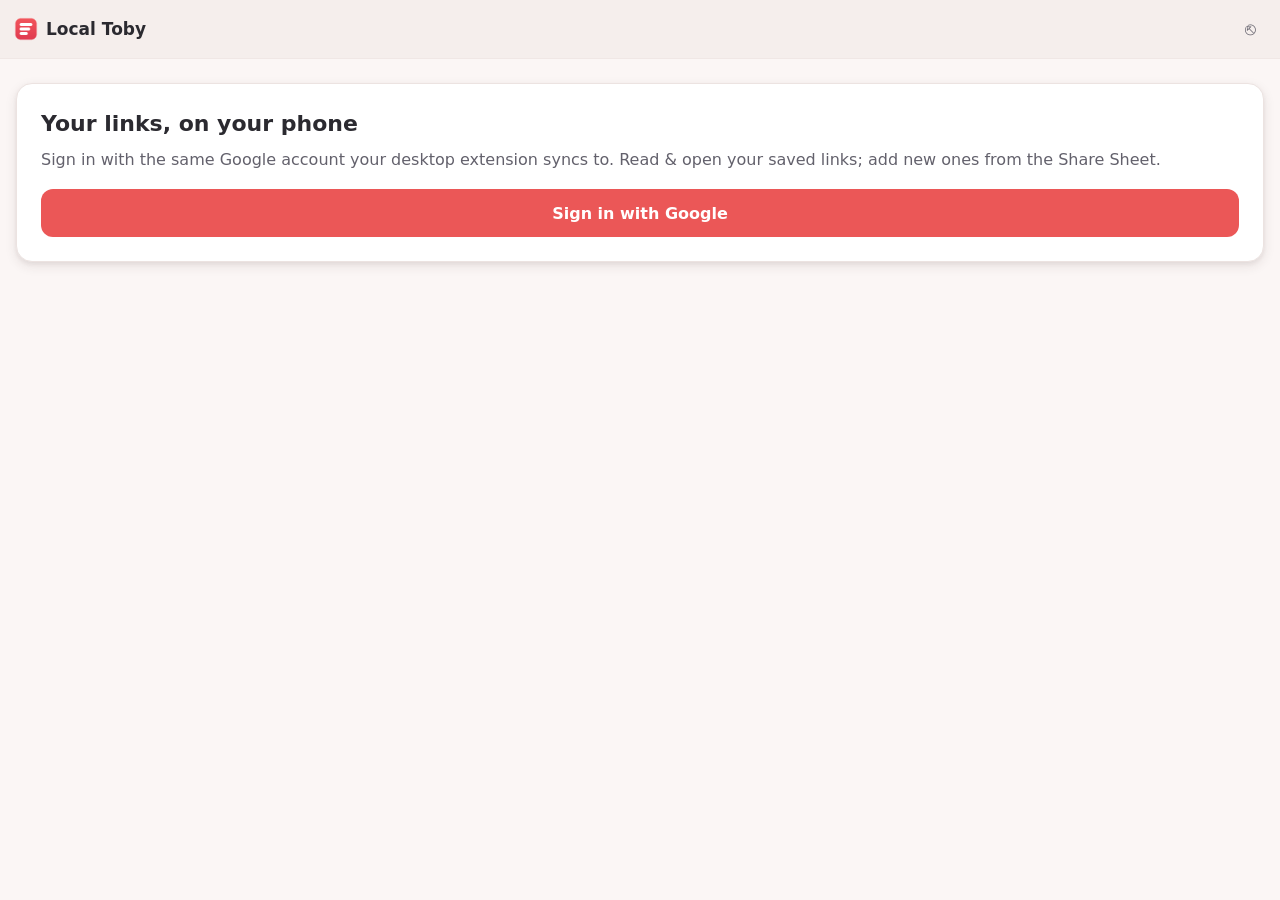
<file: pwa/index.html>
<!DOCTYPE html>
<html lang="en">
<head>
  <meta charset="UTF-8">
  <meta name="viewport" content="width=device-width, initial-scale=1, viewport-fit=cover">
  <title>Local Toby</title>
  <meta name="theme-color" content="#EB5757">
  <meta name="apple-mobile-web-app-capable" content="yes">
  <meta name="apple-mobile-web-app-status-bar-style" content="black-translucent">
  <meta name="apple-mobile-web-app-title" content="Local Toby">
  <link rel="manifest" href="./manifest.webmanifest">
  <link rel="apple-touch-icon" href="../icons/icon-128.png">
  <link rel="icon" href="../icons/icon-32.png">
  <link rel="stylesheet" href="../src/styles/tokens.css">
  <link rel="stylesheet" href="./styles.css">
  <script src="https://accounts.google.com/gsi/client" async></script>
</head>
<body>
  <header class="topbar">
    <img class="logo" src="../icons/icon-32.png" alt="">
    <span class="brand">Local Toby</span>
    <button class="icon-btn" id="signout" title="Sign out" aria-label="Sign out">⎋</button>
  </header>

  <p class="status" id="status" hidden></p>

  <section id="auth" hidden>
    <div class="auth-card">
      <h1>Your links, on your phone</h1>
      <p>Sign in with the same Google account your desktop extension syncs to. Read &amp; open your saved links; add new ones from the Share Sheet.</p>
      <button class="primary" id="signin">Sign in with Google</button>
    </div>
  </section>

  <main id="app" hidden>
    <div class="searchbar"><input id="search" type="search" placeholder="Search your links…" autocomplete="off"></div>
    <section id="add-panel" class="add-panel" hidden></section>
    <div id="library" class="library"></div>
  </main>

  <script type="module" src="./app.js"></script>
</body>
</html>
</file>
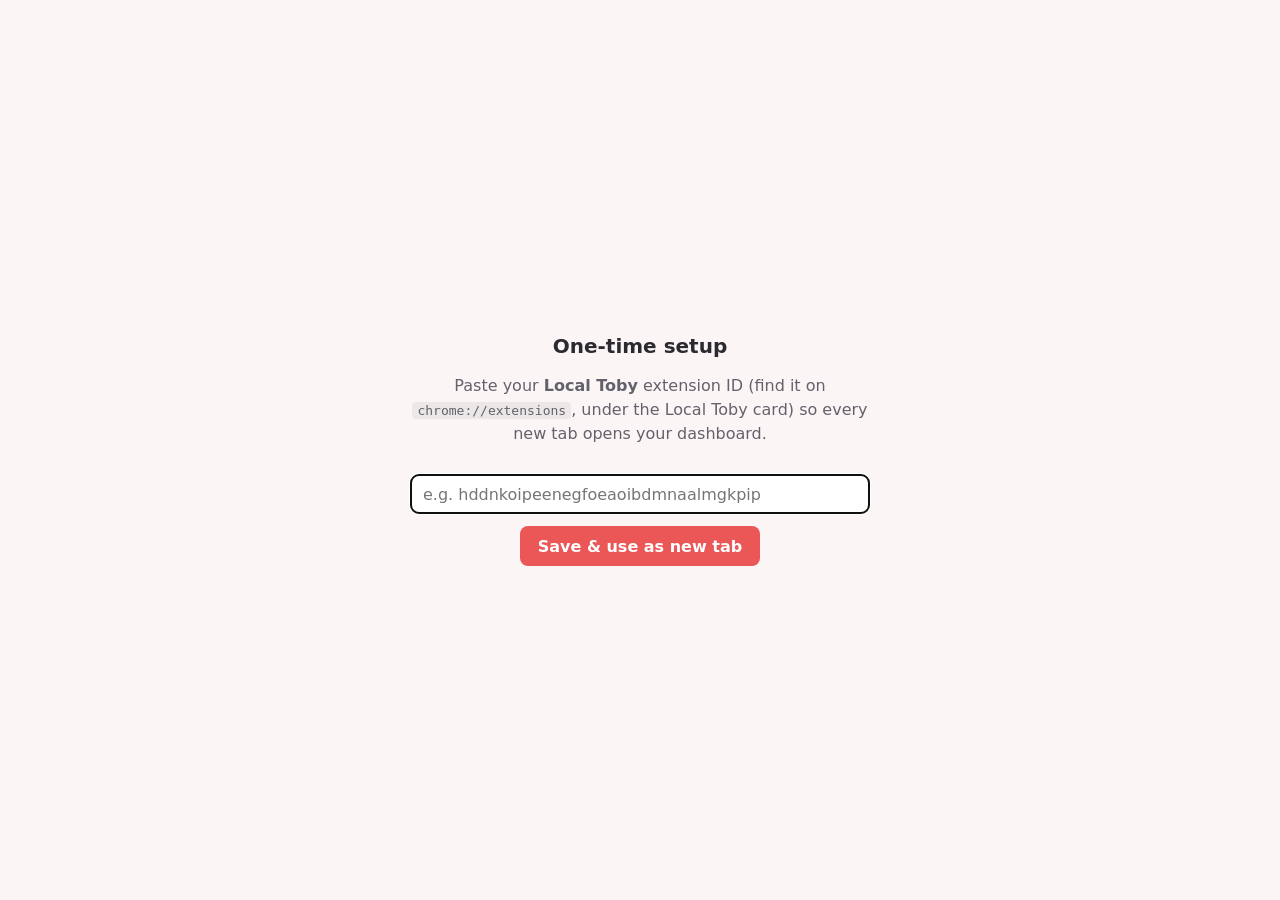
<file: companion-newtab/newtab.html>
<!DOCTYPE html>
<html lang="en">
<head>
  <meta charset="UTF-8">
  <title>New Tab</title>
  <style>
    :root { color-scheme: light dark; }
    html, body { height: 100%; margin: 0; }
    body {
      display: grid; place-items: center;
      font-family: ui-sans-serif, system-ui, -apple-system, "Segoe UI", Roboto, sans-serif;
      background: #FBF6F5; color: #2B2A30;
    }
    @media (prefers-color-scheme: dark) { body { background: #161418; color: #ECE9EE; } }
    .box { max-width: 460px; padding: 32px; text-align: center; }
    h1 { font-size: 1.25rem; margin: 0 0 8px; }
    p { color: #63616C; line-height: 1.5; }
    @media (prefers-color-scheme: dark) { p { color: #ABA6B2; } }
    input {
      width: 100%; box-sizing: border-box; height: 40px; padding: 0 12px; margin: 12px 0;
      border: 1px solid #DBD0CD; border-radius: 8px; font: inherit; background: #fff;
    }
    button { height: 40px; padding: 0 18px; border: none; border-radius: 8px; background: #EB5757; color: #fff; font: inherit; font-weight: 600; cursor: pointer; }
    code { background: rgba(0,0,0,0.06); padding: 1px 5px; border-radius: 4px; }
    .hidden { display: none; }
  </style>
</head>
<body>
  <div class="box" id="setup">
    <h1>One-time setup</h1>
    <p>Paste your <strong>Local Toby</strong> extension ID (find it on <code>chrome://extensions</code>, under the Local Toby card) so every new tab opens your dashboard.</p>
    <input id="id-input" placeholder="e.g. hddnkoipeenegfoeaoibdmnaalmgkpip" autofocus>
    <button id="save">Save &amp; use as new tab</button>
  </div>
  <script src="newtab.js"></script>
</body>
</html>
</file>
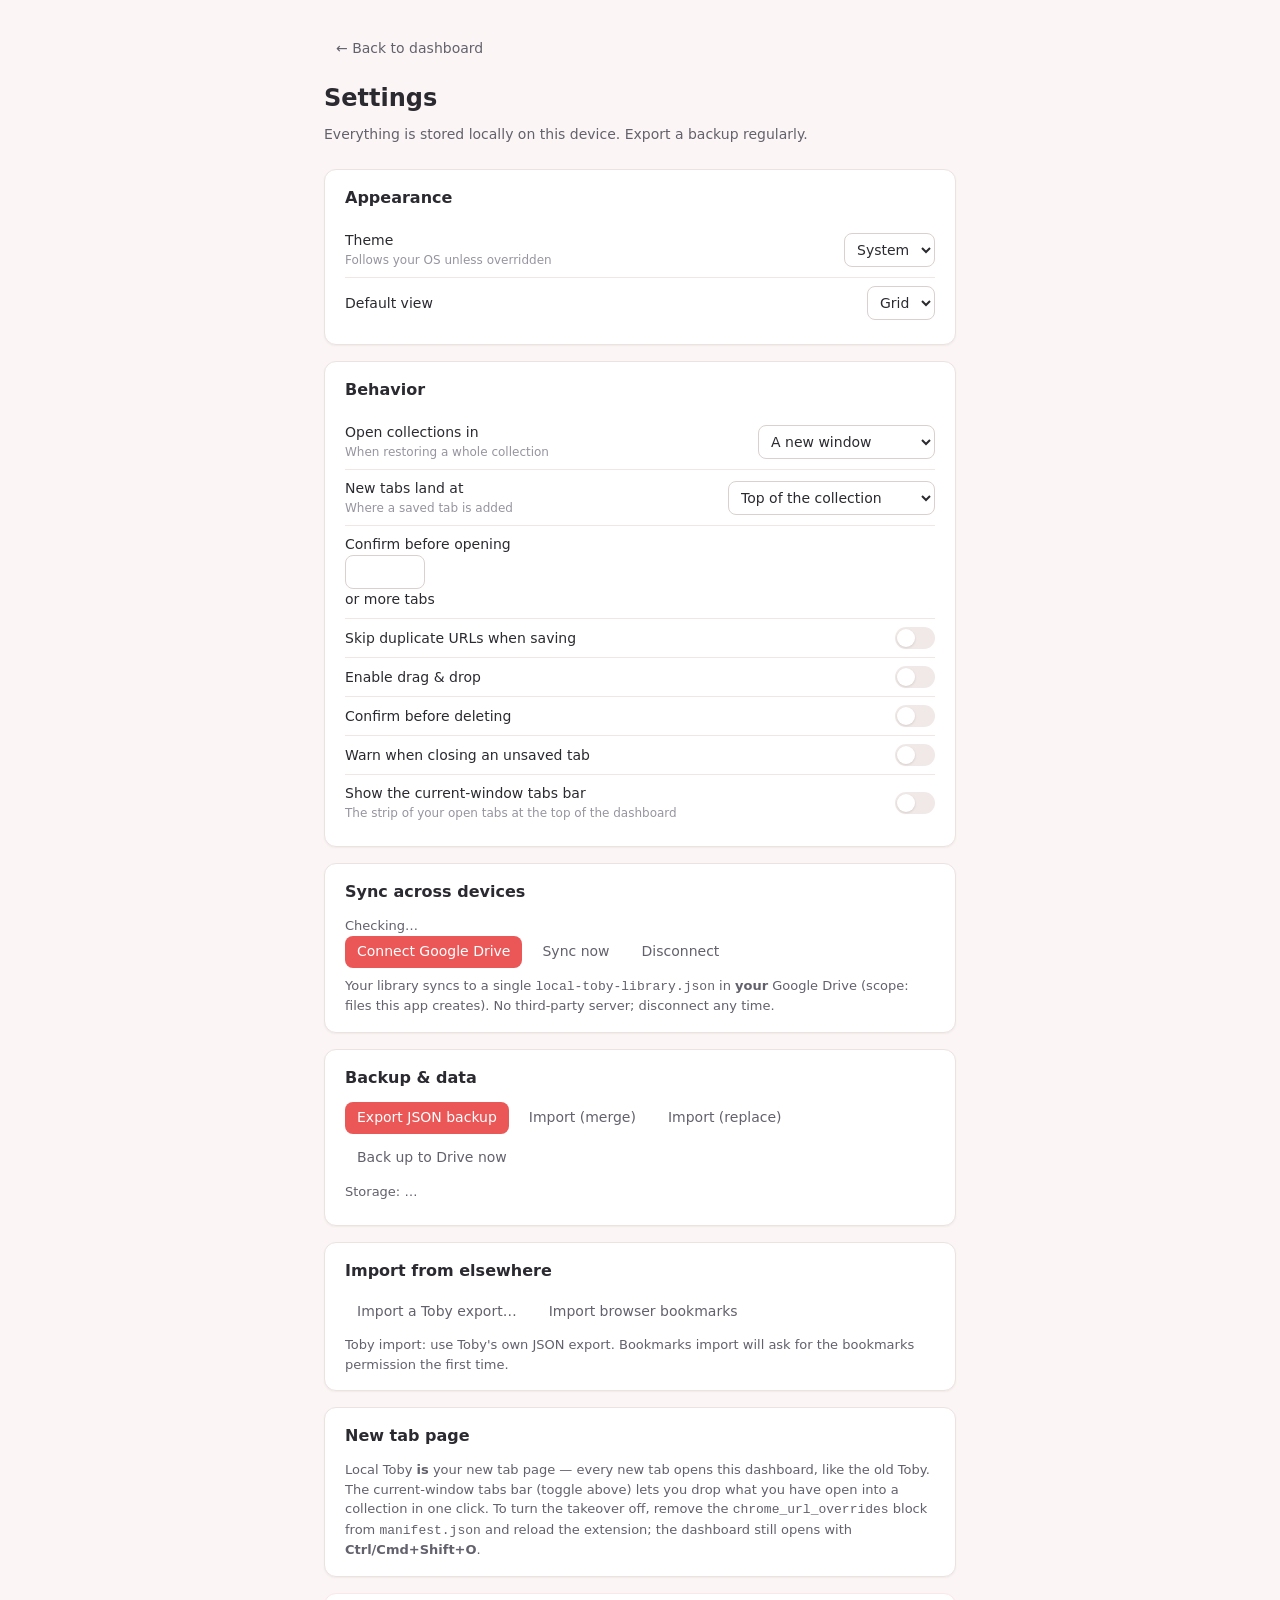
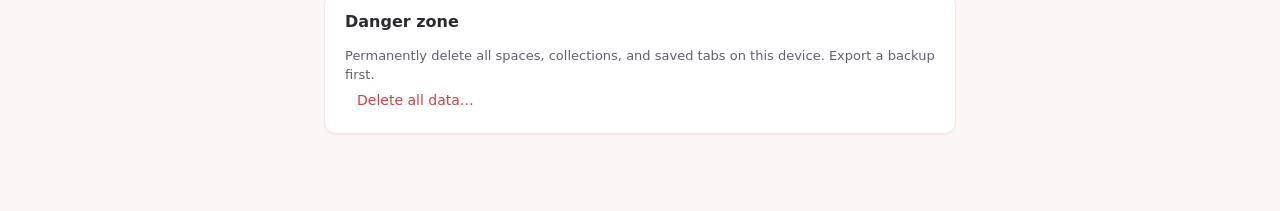
<file: src/dashboard/settings.html>
<!DOCTYPE html>
<html lang="en">
<head>
  <meta charset="UTF-8">
  <meta name="viewport" content="width=device-width, initial-scale=1.0">
  <title>Local Toby — Settings</title>
  <link rel="stylesheet" href="../styles/tokens.css">
  <link rel="stylesheet" href="../styles/base.css">
  <link rel="stylesheet" href="../styles/components.css">
  <link rel="stylesheet" href="settings.css">
</head>
<body>
  <div class="settings-wrap">
    <a class="btn btn-ghost back-link" id="back">← Back to dashboard</a>
    <h1>Settings</h1>
    <p class="sub">Everything is stored locally on this device. Export a backup regularly.</p>

    <div class="card-sec">
      <h2>Appearance</h2>
      <div class="setting">
        <span class="label">Theme <small>Follows your OS unless overridden</small></span>
        <select id="theme"><option value="system">System</option><option value="light">Light</option><option value="dark">Dark</option></select>
      </div>
      <div class="setting">
        <span class="label">Default view</span>
        <select id="defaultView"><option value="grid">Grid</option><option value="list">List</option></select>
      </div>
    </div>

    <div class="card-sec">
      <h2>Behavior</h2>
      <div class="setting">
        <span class="label">Open collections in <small>When restoring a whole collection</small></span>
        <select id="defaultOpenBehavior"><option value="newWindow">A new window</option><option value="currentWindow">The current window</option></select>
      </div>
      <div class="setting">
        <span class="label">New tabs land at <small>Where a saved tab is added</small></span>
        <select id="newItemPosition"><option value="top">Top of the collection</option><option value="bottom">Bottom of the collection</option></select>
      </div>
      <div class="setting">
        <span class="label">Confirm before opening <input type="number" id="largeOpenThreshold" min="1" max="100"> or more tabs</span>
      </div>
      <div class="setting"><span class="label">Skip duplicate URLs when saving</span><label class="switch"><input type="checkbox" id="dedupeOnSave"><span class="track"></span><span class="thumb"></span></label></div>
      <div class="setting"><span class="label">Enable drag &amp; drop</span><label class="switch"><input type="checkbox" id="dndEnabled"><span class="track"></span><span class="thumb"></span></label></div>
      <div class="setting"><span class="label">Confirm before deleting</span><label class="switch"><input type="checkbox" id="confirmOnDelete"><span class="track"></span><span class="thumb"></span></label></div>
      <div class="setting"><span class="label">Warn when closing an unsaved tab</span><label class="switch"><input type="checkbox" id="closeUnsavedWarning"><span class="track"></span><span class="thumb"></span></label></div>
      <div class="setting"><span class="label">Show the current-window tabs bar <small>The strip of your open tabs at the top of the dashboard</small></span><label class="switch"><input type="checkbox" id="currentTabsBarVisible"><span class="track"></span><span class="thumb"></span></label></div>
    </div>

    <div class="card-sec">
      <h2>Sync across devices</h2>
      <p class="usage" id="sync-status">Checking…</p>
      <div class="data-actions">
        <button class="btn btn-primary" id="sync-connect">Connect Google Drive</button>
        <button class="btn" id="sync-now" hidden>Sync now</button>
        <button class="btn btn-ghost" id="sync-disconnect" hidden>Disconnect</button>
      </div>
      <p class="usage">Your library syncs to a single <code>local-toby-library.json</code> in <b>your</b> Google Drive (scope: files this app creates). No third-party server; disconnect any time.</p>
    </div>

    <div class="card-sec">
      <h2>Backup &amp; data</h2>
      <div class="data-actions">
        <button class="btn btn-primary" id="export">Export JSON backup</button>
        <button class="btn" id="import-merge">Import (merge)</button>
        <button class="btn" id="import-replace">Import (replace)</button>
        <button class="btn" id="backup-now" hidden>Back up to Drive now</button>
        <input type="file" id="import-file" accept="application/json,.json" hidden>
      </div>
      <p class="usage" id="usage">Storage: …</p>
      <p class="usage" id="last-export"></p>
      <p class="usage" id="last-backup"></p>
    </div>

    <div class="card-sec">
      <h2>Import from elsewhere</h2>
      <div class="data-actions">
        <button class="btn" id="import-toby">Import a Toby export…</button>
        <button class="btn" id="import-bookmarks">Import browser bookmarks</button>
        <input type="file" id="toby-file" accept="application/json,.json" hidden>
      </div>
      <p class="usage">Toby import: use Toby's own JSON export. Bookmarks import will ask for the bookmarks permission the first time.</p>
    </div>

    <div class="card-sec">
      <h2>New tab page</h2>
      <p class="usage">Local Toby <b>is</b> your new tab page — every new tab opens this dashboard, like the old Toby. The current-window tabs bar (toggle above) lets you drop what you have open into a collection in one click. To turn the takeover off, remove the <code>chrome_url_overrides</code> block from <code>manifest.json</code> and reload the extension; the dashboard still opens with <b>Ctrl/Cmd+Shift+O</b>.</p>
    </div>

    <div class="card-sec danger-zone">
      <h2>Danger zone</h2>
      <p class="usage">Permanently delete all spaces, collections, and saved tabs on this device. Export a backup first.</p>
      <div class="data-actions"><button class="btn btn-danger" id="wipe">Delete all data…</button></div>
    </div>
  </div>
  <script type="module" src="settings.js"></script>
</body>
</html>
</file>
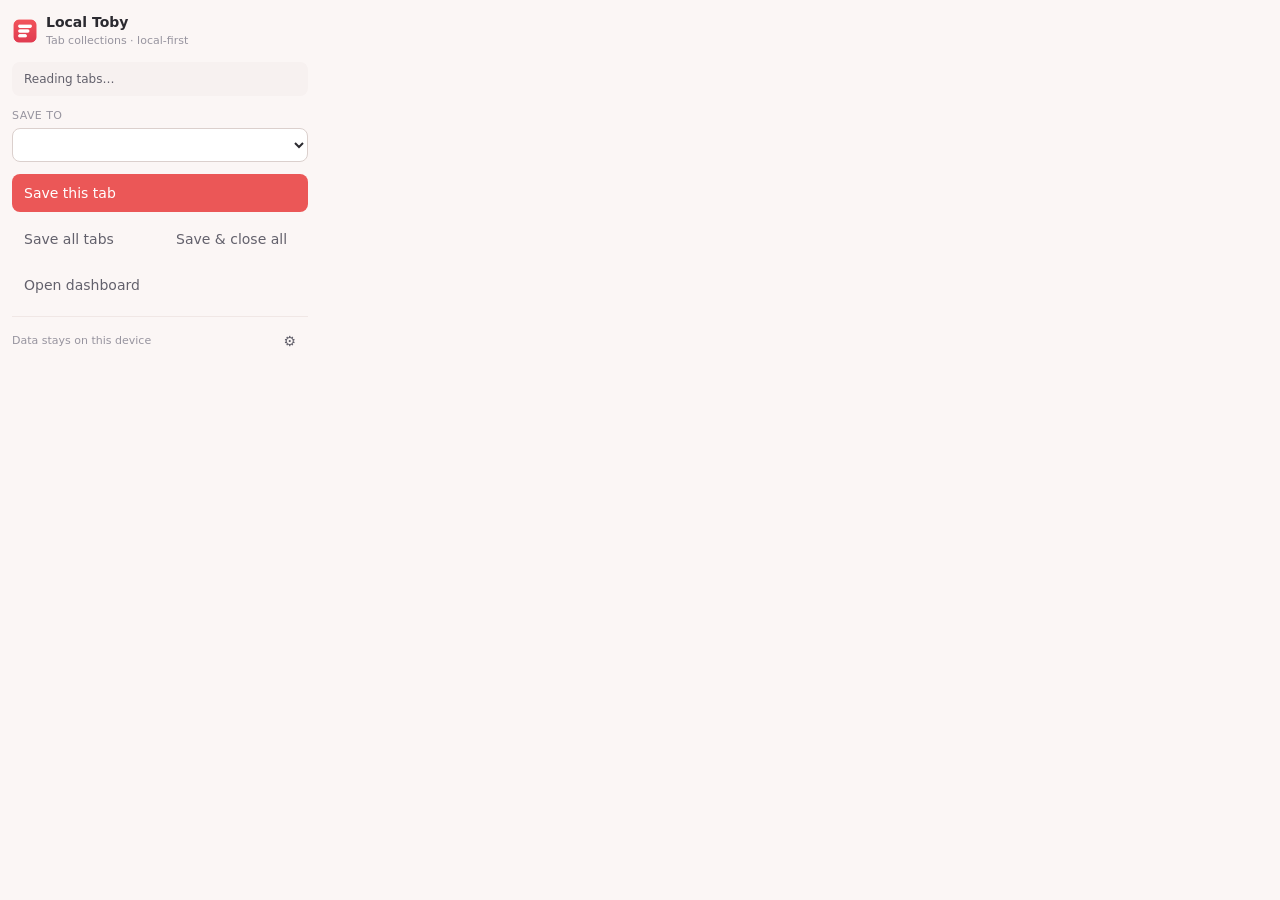
<file: src/popup/popup.html>
<!DOCTYPE html>
<html lang="en">
<head>
  <meta charset="UTF-8">
  <title>Local Toby</title>
  <link rel="stylesheet" href="../styles/tokens.css">
  <link rel="stylesheet" href="../styles/base.css">
  <link rel="stylesheet" href="popup.css">
</head>
<body>
  <div class="popup">
    <div class="popup-head">
      <img class="popup-logo" src="../../icons/icon-48.png" alt="">
      <div class="popup-title">Local Toby<small>Tab collections · local-first</small></div>
    </div>

    <div class="popup-stat" id="stat">Reading tabs…</div>

    <div class="popup-target">
      <label for="target">Save to</label>
      <select id="target" aria-label="Target collection"></select>
    </div>

    <div class="popup-actions">
      <button class="btn btn-primary" id="save-tab">Save this tab</button>
      <div class="row">
        <button class="btn" id="save-all">Save all tabs</button>
        <button class="btn" id="save-close">Save &amp; close all</button>
      </div>
      <button class="btn btn-ghost" id="open-dashboard">Open dashboard</button>
    </div>

    <div class="popup-foot">
      <span class="hint">Data stays on this device</span>
      <button class="btn btn-ghost" id="settings" title="Settings" aria-label="Settings">⚙</button>
    </div>
  </div>
  <script type="module" src="popup.js"></script>
</body>
</html>
</file>
<file: src/styles/tokens.css>
/* ============================================================
   Design tokens. Light is the base on :root; dark overrides in
   the two blocks below. Manual toggle sets <html data-theme>.
   ============================================================ */
:root {
  /* ---------- Brand / Accent (coral) ---------- */
  --accent:            #EB5757;
  --accent-hover:      #E24444;
  --accent-active:     #C93636;
  --accent-soft:       #FDEBEB;
  --accent-soft-hover: #FBDDDD;
  --accent-ring:       #F3A3A3;
  --on-accent:         #FFFFFF;

  /* ---------- Surfaces / Backgrounds ---------- */
  --bg-app:        #FBF6F5;
  --bg-sidebar:    #F5EEEC;
  --bg-panel:      #FAF4F3;
  --surface:       #FFFFFF;
  --surface-2:     #F7F1F0;
  --surface-3:     #F0E9E7;
  --overlay-scrim: rgba(30, 22, 22, 0.44);

  /* ---------- Text ---------- */
  --text:      #2B2A30;
  --text-2:    #63616C;
  --text-3:    #97949F;
  --text-inv:  #FFFFFF;
  --text-link: #C93636;

  /* ---------- Borders / Dividers ---------- */
  --border:        #ECE3E1;
  --border-strong: #DBD0CD;
  --border-focus:  var(--accent);
  --divider:       #F0E7E5;

  /* ---------- Feedback ---------- */
  --success: #2E9E6B;  --success-soft: #E4F4EC;
  --warning: #C9871F;  --warning-soft: #FBF0DC;
  --danger:  #D14343;  --danger-soft:  #FBE7E7;
  --info:    #3B7FD1;  --info-soft:    #E6F0FB;

  /* ---------- Typography ---------- */
  --font-sans: "Inter", ui-sans-serif, system-ui, -apple-system,
               "Segoe UI", Roboto, Helvetica, Arial, sans-serif;
  --font-mono: ui-monospace, "SF Mono", "JetBrains Mono", Menlo, Consolas, monospace;

  --fs-2xs: 0.6875rem;  --fs-xs: 0.75rem;  --fs-sm: 0.8125rem;
  --fs-md:  0.875rem;   --fs-lg: 1rem;     --fs-xl: 1.25rem;  --fs-2xl: 1.5rem;

  --lh-tight: 1.2;  --lh-snug: 1.35;  --lh-base: 1.5;
  --fw-regular: 400; --fw-medium: 500; --fw-semibold: 600; --fw-bold: 700;
  --tracking-caps: 0.04em;

  /* ---------- Spacing (4px base) ---------- */
  --sp-0: 0;     --sp-1: 4px;  --sp-2: 8px;  --sp-3: 12px;
  --sp-4: 16px;  --sp-5: 20px; --sp-6: 24px; --sp-8: 32px;
  --sp-10: 40px; --sp-12: 48px; --sp-16: 64px;

  /* ---------- Radius ---------- */
  --r-xs: 4px; --r-sm: 6px; --r-md: 8px; --r-lg: 12px; --r-xl: 16px; --r-pill: 999px;

  /* ---------- Shadows (warm-tinted) ---------- */
  --shadow-xs: 0 1px 2px rgba(60, 40, 38, 0.06);
  --shadow-sm: 0 1px 3px rgba(60, 40, 38, 0.08), 0 1px 2px rgba(60, 40, 38, 0.06);
  --shadow-md: 0 4px 12px rgba(60, 40, 38, 0.10), 0 2px 4px rgba(60, 40, 38, 0.06);
  --shadow-lg: 0 12px 32px rgba(50, 30, 28, 0.16), 0 4px 10px rgba(50, 30, 28, 0.08);
  --shadow-drag: 0 16px 40px rgba(40, 24, 22, 0.28);
  --shadow-focus: 0 0 0 3px var(--accent-ring);

  /* ---------- Layout dims ---------- */
  --sidebar-w: 264px;  --sidebar-rail-w: 56px;  --tabs-w: 320px;
  --toolbar-h: 56px;   --card-w: 220px;         --card-h: 74px;  --favicon: 16px;

  /* ---------- Motion ---------- */
  --ease-out: cubic-bezier(0.16, 1, 0.3, 1);
  --ease-in-out: cubic-bezier(0.4, 0, 0.2, 1);
  --dur-fast: 120ms; --dur-base: 180ms; --dur-slow: 260ms;

  /* ---------- Z-index ---------- */
  --z-base: 0; --z-sticky: 100; --z-drawer: 200;
  --z-dropdown: 300; --z-modal: 400; --z-toast: 500; --z-drag: 600;

  color-scheme: light;
}

/* Dark applies when OS prefers dark and the user hasn't forced light. */
@media (prefers-color-scheme: dark) {
  :root:not([data-theme="light"]) { color-scheme: dark; }
}
:root[data-theme="dark"] { color-scheme: dark; }

@media (prefers-color-scheme: dark) {
  :root:not([data-theme="light"]) {
    --accent: #F26C6C; --accent-hover: #F58080; --accent-active: #D95050;
    --accent-soft: #3A2222; --accent-soft-hover: #472A2A; --accent-ring: #7A3B3B;
    --on-accent: #1B1416;

    --bg-app: #161418; --bg-sidebar: #1C191E; --bg-panel: #1A171C;
    --surface: #221F25; --surface-2: #2A262D; --surface-3: #332E36;
    --overlay-scrim: rgba(0, 0, 0, 0.60);

    --text: #ECE9EE; --text-2: #ABA6B2; --text-3: #78737F;
    --text-inv: #1B1416; --text-link: #F58080;

    --border: #322D38; --border-strong: #453E4C; --divider: #2A262F;

    --success: #4CB889; --success-soft: #1E3128;
    --warning: #D8A24A; --warning-soft: #33291A;
    --danger:  #E56A6A; --danger-soft:  #34211F;
    --info:    #5E9BE0; --info-soft:    #1D2836;

    --shadow-xs: 0 1px 2px rgba(0,0,0,0.40);
    --shadow-sm: 0 1px 3px rgba(0,0,0,0.45), 0 1px 2px rgba(0,0,0,0.40);
    --shadow-md: 0 4px 12px rgba(0,0,0,0.50), 0 2px 4px rgba(0,0,0,0.40);
    --shadow-lg: 0 12px 32px rgba(0,0,0,0.60), 0 4px 10px rgba(0,0,0,0.45);
    --shadow-drag: 0 16px 40px rgba(0,0,0,0.70);
    --shadow-focus: 0 0 0 3px var(--accent-ring);
  }
}

/* Explicit toggle wins over OS in both directions. */
:root[data-theme="dark"] {
  --accent: #F26C6C; --accent-hover: #F58080; --accent-active: #D95050;
  --accent-soft: #3A2222; --accent-soft-hover: #472A2A; --accent-ring: #7A3B3B;
  --on-accent: #1B1416;
  --bg-app: #161418; --bg-sidebar: #1C191E; --bg-panel: #1A171C;
  --surface: #221F25; --surface-2: #2A262D; --surface-3: #332E36;
  --overlay-scrim: rgba(0,0,0,0.60);
  --text: #ECE9EE; --text-2: #ABA6B2; --text-3: #78737F;
  --text-inv: #1B1416; --text-link: #F58080;
  --border: #322D38; --border-strong: #453E4C; --divider: #2A262F;
  --success: #4CB889; --success-soft: #1E3128;
  --warning: #D8A24A; --warning-soft: #33291A;
  --danger:  #E56A6A; --danger-soft:  #34211F;
  --info:    #5E9BE0; --info-soft:    #1D2836;
  --shadow-xs: 0 1px 2px rgba(0,0,0,0.40);
  --shadow-sm: 0 1px 3px rgba(0,0,0,0.45), 0 1px 2px rgba(0,0,0,0.40);
  --shadow-md: 0 4px 12px rgba(0,0,0,0.50), 0 2px 4px rgba(0,0,0,0.40);
  --shadow-lg: 0 12px 32px rgba(0,0,0,0.60), 0 4px 10px rgba(0,0,0,0.45);
  --shadow-drag: 0 16px 40px rgba(0,0,0,0.70);
  --shadow-focus: 0 0 0 3px var(--accent-ring);
}
</file>
<file: pwa/styles.css>
/* Local Toby PWA — mobile. Uses palette tokens from ../src/styles/tokens.css. */
* { box-sizing: border-box; }
html, body { margin: 0; }
body {
  background: var(--bg-app); color: var(--text);
  font-family: var(--font-sans); font-size: 16px; line-height: 1.45;
  -webkit-font-smoothing: antialiased;
  padding-bottom: env(safe-area-inset-bottom);
}
button { font: inherit; color: inherit; }

.topbar {
  position: sticky; top: 0; z-index: 10; display: flex; align-items: center; gap: 8px;
  padding: calc(env(safe-area-inset-top) + 10px) 14px 10px;
  background: var(--bg-sidebar); border-bottom: 1px solid var(--divider);
}
.logo { width: 24px; height: 24px; border-radius: 6px; }
.brand { font-weight: 700; font-size: 17px; flex: 1; }
.icon-btn { background: none; border: none; font-size: 18px; color: var(--text-2); padding: 6px 10px; border-radius: 8px; }
.icon-btn:active { background: var(--surface-2); }

.status { margin: 10px 14px; padding: 10px 12px; background: var(--surface-2); border-radius: 10px; color: var(--text-2); font-size: 14px; }

#auth { padding: 24px 16px; }
.auth-card { background: var(--surface); border: 1px solid var(--border); border-radius: 16px; padding: 24px; box-shadow: var(--shadow-md); }
.auth-card h1 { font-size: 22px; margin: 0 0 8px; }
.auth-card p { color: var(--text-2); margin: 0 0 18px; }
.primary { width: 100%; height: 48px; border: none; border-radius: 12px; background: var(--accent); color: var(--on-accent); font-weight: 600; font-size: 16px; }
.primary:active { background: var(--accent-active); }

.searchbar { position: sticky; top: 56px; z-index: 9; padding: 10px 14px; background: var(--bg-app); }
.searchbar input {
  width: 100%; height: 44px; padding: 0 14px; font-size: 16px;
  background: var(--surface); color: var(--text);
  border: 1px solid var(--border-strong); border-radius: 12px; outline: none;
}
.searchbar input:focus { border-color: var(--accent); }

.library { padding: 4px 14px 40px; }
.collection { margin-bottom: 22px; }
.collection-h { display: flex; align-items: baseline; gap: 8px; margin: 6px 2px 10px; }
.collection-name { font-weight: 600; font-size: 17px; }
.collection-space { color: var(--text-3); font-size: 12px; }
.collection-count { margin-left: auto; color: var(--text-3); font-size: 12px; background: var(--surface-2); padding: 2px 8px; border-radius: 999px; }
.cards { display: flex; flex-direction: column; gap: 8px; }

.card {
  display: flex; align-items: center; gap: 12px; padding: 12px;
  background: var(--surface); border: 1px solid var(--border); border-radius: 12px;
  text-decoration: none; color: inherit;
}
.card:active { background: var(--surface-2); }
.mono { flex: none; width: 34px; height: 34px; border-radius: 9px; display: grid; place-items: center; color: #fff; font-weight: 700; }
.card-body { min-width: 0; display: flex; flex-direction: column; }
.card-title { font-size: 15px; font-weight: 500; overflow: hidden; text-overflow: ellipsis; white-space: nowrap; }
.card-sub { font-size: 12px; color: var(--text-3); overflow: hidden; text-overflow: ellipsis; white-space: nowrap; }

.empty { text-align: center; color: var(--text-3); padding: 48px 16px; }

.add-panel { margin: 8px 14px 14px; padding: 16px; background: var(--accent-soft); border: 1px solid var(--accent-ring); border-radius: 14px; }
.add-head { font-weight: 600; margin-bottom: 8px; }
.add-link { display: flex; flex-direction: column; margin-bottom: 12px; }
.add-link-title { font-weight: 500; }
.add-link-url { font-size: 12px; color: var(--text-3); overflow: hidden; text-overflow: ellipsis; white-space: nowrap; }
.add-list { display: flex; flex-direction: column; gap: 6px; max-height: 45vh; overflow: auto; }
.add-target { display: flex; align-items: baseline; gap: 8px; width: 100%; text-align: left; padding: 12px; background: var(--surface); border: 1px solid var(--border); border-radius: 10px; }
.add-target:active { background: var(--surface-2); }
.add-target-space { margin-left: auto; color: var(--text-3); font-size: 12px; }
.add-cancel { width: 100%; margin-top: 10px; height: 42px; background: none; border: 1px solid var(--border-strong); border-radius: 10px; color: var(--text-2); }
</file>
<file: src/styles/base.css>
/* Reset + shared primitives + utilities. Depends on tokens.css. */

* { box-sizing: border-box; }
html, body { margin: 0; height: 100%; }
body {
  background: var(--bg-app);
  color: var(--text);
  font-family: var(--font-sans);
  font-size: var(--fs-md);
  line-height: var(--lh-base);
  -webkit-font-smoothing: antialiased;
  text-rendering: optimizeLegibility;
}
h1, h2, h3, h4, p { margin: 0; }
button { font: inherit; color: inherit; cursor: pointer; background: none; border: none; }
input, textarea, select { font: inherit; color: inherit; }
a { color: var(--text-link); text-decoration: none; }
mark { background: var(--accent-soft-hover); color: inherit; border-radius: 3px; padding: 0 1px; }
ul { list-style: none; margin: 0; padding: 0; }
img { display: block; }

:focus-visible { outline: none; box-shadow: var(--shadow-focus); border-radius: var(--r-sm); }
::selection { background: var(--accent-soft-hover); }

/* Scrollbars */
* { scrollbar-width: thin; scrollbar-color: var(--border-strong) transparent; }
*::-webkit-scrollbar { width: 10px; height: 10px; }
*::-webkit-scrollbar-thumb { background: var(--border-strong); border-radius: var(--r-pill); border: 3px solid transparent; background-clip: content-box; }
*::-webkit-scrollbar-thumb:hover { background: var(--text-3); background-clip: content-box; }

/* Utilities */
.clamp-1 { overflow: hidden; text-overflow: ellipsis; white-space: nowrap; }
.clamp-2 {
  display: -webkit-box; -webkit-line-clamp: 2; -webkit-box-orient: vertical;
  overflow: hidden; word-break: break-word;
}
.visually-hidden {
  position: absolute; width: 1px; height: 1px; padding: 0; margin: -1px;
  overflow: hidden; clip: rect(0 0 0 0); white-space: nowrap; border: 0;
}
.hidden { display: none !important; }

/* Buttons (shared) */
.btn {
  display: inline-flex; align-items: center; gap: var(--sp-2);
  height: 32px; padding: 0 var(--sp-3);
  font-size: var(--fs-md); font-weight: var(--fw-medium);
  color: var(--text-2); border-radius: var(--r-md);
  transition: background var(--dur-fast), color var(--dur-fast), box-shadow var(--dur-fast);
  white-space: nowrap;
}
.btn:hover { background: var(--surface-2); color: var(--text); }
.btn:active { background: var(--surface-3); }
.btn[aria-pressed="true"] { background: var(--accent-soft); color: var(--accent); }
.btn:disabled { opacity: 0.45; cursor: not-allowed; }
.btn-icon { width: 32px; height: 32px; padding: 0; justify-content: center; }
.btn-primary {
  background: var(--accent); color: var(--on-accent);
}
.btn-primary:hover { background: var(--accent-hover); color: var(--on-accent); }
.btn-primary:active { background: var(--accent-active); }
.btn-danger { color: var(--danger); }
.btn-danger:hover { background: var(--danger-soft); color: var(--danger); }
.btn-ghost { color: var(--text-2); }

.icon { width: 16px; height: 16px; flex: none; display: inline-block; }

.favicon {
  width: 16px; height: 16px; flex: none; border-radius: var(--r-xs);
  background: var(--surface-2); object-fit: cover;
}

/* Inline text input used for renames / new items */
.inline-input {
  width: 100%; height: 30px; padding: 0 var(--sp-2);
  background: var(--surface); color: var(--text);
  border: 1px solid var(--accent); border-radius: var(--r-sm);
}

/* Pills / badges / chips */
.pill {
  display: inline-flex; align-items: center; gap: 4px;
  font-size: var(--fs-2xs); font-weight: var(--fw-semibold);
  color: var(--text-3); background: var(--surface-2);
  padding: 2px var(--sp-2); border-radius: var(--r-pill);
}
.chip {
  display: inline-flex; align-items: center; gap: 4px;
  font-size: var(--fs-2xs); padding: 2px var(--sp-2);
  border-radius: var(--r-pill); background: var(--surface-2); color: var(--text-2);
}
.chip.is-active { background: var(--accent); color: var(--on-accent); }
.badge-dupe { color: var(--warning); background: var(--warning-soft); }
.badge-saved { color: var(--success); background: var(--success-soft); }

/* Empty states */
.empty-state {
  display: flex; flex-direction: column; align-items: center; justify-content: center;
  text-align: center; gap: var(--sp-3); padding: var(--sp-12) var(--sp-6);
  color: var(--text-2);
}
.empty-state h3 { font-size: var(--fs-lg); font-weight: var(--fw-semibold); color: var(--text); }
.empty-state p { font-size: var(--fs-md); max-width: 42ch; }
.empty-state .empty-actions { display: flex; gap: var(--sp-2); margin-top: var(--sp-2); }

@media (prefers-reduced-motion: reduce) {
  * { animation-duration: 0.001ms !important; transition-duration: 0.001ms !important; }
}
</file>
<file: src/styles/components.css>
/* Component styles for the dashboard. Tokens only — no hardcoded colors. */

/* ------------------------------------------------------------------ */
/* Sidebar                                                             */
/* ------------------------------------------------------------------ */
.sidebar-inner { display: flex; flex-direction: column; height: 100%; }
.workspace-switcher {
  display: flex; align-items: center; gap: var(--sp-2);
  padding: var(--sp-3) var(--sp-3); margin: var(--sp-2);
  border-radius: var(--r-md); font-weight: var(--fw-semibold);
}
.workspace-switcher:hover { background: var(--surface-2); }
.workspace-avatar {
  width: 28px; height: 28px; border-radius: var(--r-md);
  display: grid; place-items: center; background: var(--accent-soft); color: var(--accent);
  font-size: var(--fs-md); flex: none;
}
.workspace-name { flex: 1; min-width: 0; }
.sidebar-collapse-btn { margin-left: auto; }

.sidebar-search { padding: 0 var(--sp-3) var(--sp-2); }
.search-input {
  display: flex; align-items: center; gap: var(--sp-2);
  height: 34px; padding: 0 var(--sp-3);
  background: var(--surface); border: 1px solid var(--border-strong); border-radius: var(--r-md);
}
.search-input:focus-within { border-color: var(--accent); box-shadow: var(--shadow-focus); }
.search-input input { flex: 1; min-width: 0; border: none; background: none; outline: none; }
.search-input .search-clear { color: var(--text-3); }

.sidebar-section-title {
  display: flex; align-items: center; justify-content: space-between;
  padding: var(--sp-4) var(--sp-4) var(--sp-1);
  font-size: var(--fs-2xs); font-weight: var(--fw-semibold);
  letter-spacing: var(--tracking-caps); text-transform: uppercase; color: var(--text-3);
}
.space-list { padding: 0 var(--sp-2) var(--sp-2); display: flex; flex-direction: column; gap: 2px; }

.space-item {
  position: relative; display: flex; align-items: center; gap: var(--sp-2);
  height: 34px; padding: 0 var(--sp-2); border-radius: var(--r-md);
  color: var(--text-2); cursor: pointer;
}
.space-item:hover { background: var(--surface-2); }
.space-item.is-active { background: var(--accent-soft); color: var(--text); font-weight: var(--fw-semibold); }
.space-item.is-active::before {
  content: ""; position: absolute; left: -2px; top: 7px; bottom: 7px; width: 3px;
  border-radius: var(--r-pill); background: var(--accent);
}
.space-item .space-icon { width: 20px; height: 20px; display: grid; place-items: center; border-radius: var(--r-sm); background: var(--surface-2); font-size: var(--fs-xs); flex: none; }
.space-item.is-active .space-icon { background: var(--surface); }
.space-item .space-label { flex: 1; min-width: 0; }
.space-item .space-count { font-size: var(--fs-2xs); color: var(--text-3); }
.space-item .space-star { opacity: 0; color: var(--text-3); }
.space-item:hover .space-star, .space-item .space-star.is-fav { opacity: 1; }
.space-item .space-star.is-fav { color: var(--accent); }
.space-item.drop-target { background: var(--accent-soft); box-shadow: inset 0 0 0 2px var(--accent); }
.space-item.dragging { opacity: 0.5; }

.add-space-row {
  display: flex; align-items: center; gap: var(--sp-2);
  height: 34px; margin: 0 var(--sp-2); padding: 0 var(--sp-2);
  border-radius: var(--r-md); color: var(--text-3); border: 1px dashed var(--border-strong);
}
.add-space-row:hover { color: var(--accent); border-color: var(--accent); background: var(--accent-soft); }

/* ---- Sidebar icon rail: manual collapse OR narrow viewport (<=639px) ---- */
/* Shows only icons — labels, search, section titles and per-row controls are
   hidden so nothing gets clipped/bleeds at rail width. Space rows stay clickable
   (switch space) with the space name as a hover tooltip. `font-size:0` drops
   text nodes we can't target directly while SVG icons keep their sized dims. */
.app-shell.sidebar-rail .region-sidebar { overflow-x: hidden; }
.app-shell.sidebar-rail .workspace-switcher { justify-content: center; gap: 0; padding: var(--sp-2) 0; }
.app-shell.sidebar-rail .workspace-avatar,
.app-shell.sidebar-rail .workspace-name,
.app-shell.sidebar-rail .sidebar-search,
.app-shell.sidebar-rail .sidebar-section-title,
.app-shell.sidebar-rail .space-label,
.app-shell.sidebar-rail .space-count,
.app-shell.sidebar-rail .space-star,
.app-shell.sidebar-rail .space-menu,
.app-shell.sidebar-rail .sync-pill .clamp-1 { display: none; }
.app-shell.sidebar-rail .sidebar-collapse-btn { margin: 0; }
.app-shell.sidebar-rail .space-list { padding: 0 var(--sp-1) var(--sp-2); }
.app-shell.sidebar-rail .space-item { justify-content: center; padding: 0; gap: 0; }
.app-shell.sidebar-rail .add-space-row { justify-content: center; gap: 0; font-size: 0; margin: 0 var(--sp-1); padding: var(--sp-2) 0; }
.app-shell.sidebar-rail .sidebar-footer { flex-direction: column; align-items: center; gap: var(--sp-2); padding: var(--sp-2) 0; }
.app-shell.sidebar-rail .sidebar-footer .btn { font-size: 0; padding: var(--sp-2); }
.app-shell.sidebar-rail .sync-pill { justify-content: center; padding: var(--sp-2); }

.sidebar-footer { margin-top: auto; padding: var(--sp-2) var(--sp-3); border-top: 1px solid var(--divider); display: flex; align-items: center; justify-content: space-between; gap: var(--sp-1); }
.sync-pill {
  display: inline-flex; align-items: center; gap: 6px; height: 28px; padding: 0 var(--sp-2);
  border-radius: var(--r-pill); font-size: var(--fs-xs); color: var(--text-3);
  background: var(--surface-2); max-width: 150px; min-width: 0;
}
.sync-pill:hover { background: var(--surface-3); color: var(--text-2); }
.sync-dot { width: 8px; height: 8px; border-radius: 50%; background: var(--text-3); flex: none; }
.sync-pill.is-on { color: var(--success); }
.sync-pill.is-on .sync-dot { background: var(--success); }

/* ------------------------------------------------------------------ */
/* Collections + cards                                                 */
/* ------------------------------------------------------------------ */
.collection { margin-bottom: var(--sp-6); }
.collection-header {
  display: flex; align-items: center; gap: var(--sp-2);
  padding: var(--sp-3) 0; position: sticky; top: var(--toolbar-h); z-index: 2;
  background: var(--bg-app); border-bottom: 1px solid var(--divider);
}
.collection-chevron {
  width: 22px; height: 22px; display: grid; place-items: center; color: var(--text-2);
  transition: transform var(--dur-fast); flex: none;
}
.collection.is-collapsed .collection-chevron { transform: rotate(-90deg); }
.collection-color-dot { width: 8px; height: 8px; border-radius: 50%; flex: none; }
.collection-title { font-size: var(--fs-lg); font-weight: var(--fw-semibold); }
.collection-count { }
.collection-actions { margin-left: auto; display: flex; gap: 2px; opacity: 0; transition: opacity var(--dur-fast); }
.collection-header:hover .collection-actions,
.collection-header:focus-within .collection-actions { opacity: 1; }
.collection.drop-target-header .collection-header { background: var(--accent-soft); box-shadow: inset 0 0 0 2px var(--accent); border-radius: var(--r-md); }

.collection-body { padding-top: var(--sp-3); }
.collection.is-collapsed .collection-body { display: none; }

.card-grid {
  display: grid; grid-template-columns: repeat(auto-fill, minmax(var(--card-w), 1fr));
  gap: var(--sp-3);
}
.app-shell.view-list .card-grid { grid-template-columns: 1fr; }

.card {
  position: relative; display: flex; gap: var(--sp-2);
  min-height: var(--card-h); padding: var(--sp-3);
  background: var(--surface); border: 1px solid var(--border); border-radius: var(--r-lg);
  box-shadow: var(--shadow-xs); cursor: pointer;
  transition: box-shadow var(--dur-fast), border-color var(--dur-fast), transform var(--dur-fast);
}
.card:hover { border-color: var(--border-strong); box-shadow: var(--shadow-sm); transform: translateY(-1px); }
.card:active { transform: translateY(0); background: var(--surface-2); box-shadow: var(--shadow-xs); }
.card.dragging { opacity: 0.9; box-shadow: var(--shadow-drag); }
.card.placeholder { border: 1px dashed var(--border-strong); background: var(--accent-soft); box-shadow: none; }
.card-body { flex: 1; min-width: 0; display: flex; flex-direction: column; gap: 2px; }
.card-title { font-size: var(--fs-sm); font-weight: var(--fw-medium); color: var(--text); }
.card-source { font-size: var(--fs-xs); color: var(--text-3); }
.card-note { font-size: var(--fs-xs); color: var(--text-2); margin-top: 2px; }
.card-tags { display: flex; flex-wrap: wrap; gap: 4px; margin-top: 4px; }
.card-actions {
  position: absolute; top: var(--sp-2); right: var(--sp-2);
  display: flex; gap: 2px; opacity: 0; pointer-events: none;
  transition: opacity var(--dur-fast);
}
.card:hover .card-actions, .card:focus-within .card-actions { opacity: 1; pointer-events: auto; }
.card-actions .btn-icon { width: 26px; height: 26px; background: var(--surface); box-shadow: var(--shadow-xs); }
.card-actions .btn-icon:hover { background: var(--surface-2); }
.card-handle {
  position: absolute; top: 6px; left: 6px; color: var(--text-3); cursor: grab;
  opacity: 0; transition: opacity var(--dur-fast);
}
.card:hover .card-handle { opacity: 0.6; }

.add-card-row {
  display: flex; align-items: center; justify-content: center; gap: var(--sp-2);
  min-height: var(--card-h); border: 1.5px dashed var(--border-strong); border-radius: var(--r-lg);
  color: var(--text-3); grid-column: 1 / -1;
}
.add-card-row:hover { color: var(--accent); border-color: var(--accent); background: var(--accent-soft); }

.drop-line { height: 2px; background: var(--accent); border-radius: var(--r-pill); grid-column: 1 / -1; }

.collection-empty {
  display: flex; align-items: center; justify-content: center; gap: var(--sp-2);
  min-height: 72px; border: 1.5px dashed var(--border-strong); border-radius: var(--r-lg);
  color: var(--text-3); grid-column: 1 / -1; font-size: var(--fs-sm);
}

/* ------------------------------------------------------------------ */
/* Open Tabs panel                                                     */
/* ------------------------------------------------------------------ */
.panel-header {
  position: sticky; top: 0; z-index: 2; background: var(--bg-panel);
  display: flex; align-items: center; gap: var(--sp-2);
  padding: var(--sp-4) var(--sp-4) var(--sp-2); border-bottom: 1px solid var(--divider);
}
.panel-header .panel-title { font-size: var(--fs-2xs); font-weight: var(--fw-semibold); letter-spacing: var(--tracking-caps); text-transform: uppercase; color: var(--text-3); }
.panel-header .panel-actions { margin-left: auto; display: flex; align-items: center; gap: 2px; }
.panel-header .panel-session-btn { height: 26px; padding: 0 var(--sp-2); font-size: var(--fs-xs); }
.panel-scroll { flex: 1; padding: var(--sp-2) var(--sp-3) var(--sp-8); }

/* Current-window tabs bar — old-Toby style strip at the top of the center pane. */
#current-tabs-root { flex: none; }
.curbar { border-bottom: 1px solid var(--divider); background: var(--bg-panel); padding: var(--sp-3) var(--sp-5); }
.curbar.is-collapsed { padding: var(--sp-2) var(--sp-5); }
.curbar-toggle {
  display: inline-flex; align-items: center; gap: var(--sp-2);
  height: 28px; padding: 0 var(--sp-3); border-radius: var(--r-pill);
  border: 1px solid var(--divider); background: var(--surface); color: var(--text-2);
  font-size: var(--fs-xs); cursor: pointer;
}
.curbar-toggle:hover { background: var(--surface-2); color: var(--text); }
.curbar-head { display: flex; align-items: center; gap: var(--sp-2); color: var(--text-3); margin-bottom: var(--sp-2); }
.curbar-title { font-size: var(--fs-2xs); font-weight: var(--fw-semibold); letter-spacing: var(--tracking-caps); text-transform: uppercase; }
.curbar-count { font-size: var(--fs-xs); color: var(--text-3); }
.curbar-actions { margin-left: auto; display: flex; align-items: center; gap: 2px; }
.curbar-actions .curbar-btn { height: 26px; padding: 0 var(--sp-2); font-size: var(--fs-xs); }
.curbar-strip { display: flex; gap: var(--sp-2); overflow-x: auto; overflow-y: hidden; padding-bottom: var(--sp-1); scrollbar-width: thin; }
.curbar-empty { color: var(--text-3); font-size: var(--fs-xs); padding: var(--sp-1) 0; }
.curchip {
  position: relative; flex: 0 0 auto; display: flex; align-items: center; gap: var(--sp-2);
  max-width: 230px; height: 34px; padding: 0 var(--sp-2);
  border: 1px solid var(--divider); border-radius: var(--r-md);
  background: var(--surface); color: var(--text); cursor: grab; user-select: none;
  transition: border-color var(--dur-fast) var(--ease-out), background var(--dur-fast) var(--ease-out);
}
.curchip:hover { background: var(--surface-2); border-color: var(--border-strong); }
.curchip.is-active { border-color: var(--accent); }
.curchip-title { font-size: var(--fs-xs); min-width: 0; }
.curchip-saved { color: var(--success); flex: 0 0 auto; }
.curchip-actions { display: none; align-items: center; margin-left: var(--sp-1); }
.curchip:hover .curchip-actions, .curchip:focus-within .curchip-actions { display: inline-flex; }

.win-group { margin-bottom: var(--sp-4); }
.win-header {
  display: flex; align-items: center; gap: var(--sp-2);
  padding: var(--sp-2) var(--sp-2); position: sticky; top: 0;
  font-size: var(--fs-xs); color: var(--text-2); font-weight: var(--fw-semibold);
}
.win-header .win-count { color: var(--text-3); font-weight: var(--fw-regular); }
.win-actions { margin-left: auto; display: flex; gap: 2px; opacity: 0; }
.win-group:hover .win-actions, .win-group:focus-within .win-actions { opacity: 1; }
.win-actions .win-save { height: 26px; padding: 0 var(--sp-2); font-size: var(--fs-xs); }

.tab-row {
  position: relative; display: flex; align-items: center; gap: var(--sp-2);
  height: 38px; padding: 0 var(--sp-2); border-radius: var(--r-sm); color: var(--text);
  cursor: grab;
}
.tab-row:hover { background: var(--surface-2); }
.tab-row.is-active { background: var(--surface-2); }
.tab-row.is-active::before { content: ""; position: absolute; left: -3px; top: 8px; bottom: 8px; width: 3px; border-radius: var(--r-pill); background: var(--accent); }
.tab-row.restricted { color: var(--text-3); cursor: default; }
.tab-row .tab-title { flex: 1; min-width: 0; font-size: var(--fs-sm); }
.tab-row .tab-badges { display: flex; gap: 4px; }
.tab-row .tab-actions { display: flex; gap: 2px; opacity: 0; }
.tab-row:hover .tab-actions { opacity: 1; }
.tab-row.dragging { opacity: 0.6; box-shadow: var(--shadow-md); }
.tab-badges .mini-badge { font-size: 0.625rem; padding: 1px 5px; border-radius: var(--r-pill); }

/* ------------------------------------------------------------------ */
/* Toolbar filter row (tags)                                           */
/* ------------------------------------------------------------------ */
.filter-bar {
  display: flex; align-items: center; flex-wrap: wrap; gap: var(--sp-2);
  padding: var(--sp-2) var(--sp-5); border-bottom: 1px solid var(--divider);
  background: var(--bg-app);
}
.filter-bar .filter-label { font-size: var(--fs-xs); color: var(--text-3); text-transform: uppercase; letter-spacing: var(--tracking-caps); }
.filter-bar .tag-chip { cursor: pointer; }
.filter-mode-toggle { font-size: var(--fs-2xs); }

/* ------------------------------------------------------------------ */
/* Dropdown menu                                                        */
/* ------------------------------------------------------------------ */
.menu {
  position: fixed; min-width: 190px; background: var(--surface);
  border: 1px solid var(--border); border-radius: var(--r-md);
  box-shadow: var(--shadow-md); padding: var(--sp-1); z-index: var(--z-dropdown);
}
.menu button {
  display: flex; align-items: center; gap: var(--sp-2); width: 100%;
  height: 32px; padding: 0 var(--sp-3); border-radius: var(--r-sm);
  font-size: var(--fs-md); color: var(--text); text-align: left;
}
.menu button:hover { background: var(--surface-2); }
.menu button.danger { color: var(--danger); }
.menu button.danger:hover { background: var(--danger-soft); }
.menu .menu-sep { height: 1px; background: var(--divider); margin: var(--sp-1) 0; }
.menu .menu-label { padding: var(--sp-1) var(--sp-3); font-size: var(--fs-2xs); text-transform: uppercase; letter-spacing: var(--tracking-caps); color: var(--text-3); }

/* ------------------------------------------------------------------ */
/* Modal                                                               */
/* ------------------------------------------------------------------ */
.scrim {
  position: fixed; inset: 0; background: var(--overlay-scrim);
  backdrop-filter: blur(2px); z-index: var(--z-modal);
  display: grid; place-items: center; padding: var(--sp-4);
}
.modal {
  width: 100%; max-width: 480px; background: var(--surface);
  border-radius: var(--r-xl); box-shadow: var(--shadow-lg); padding: var(--sp-6);
  animation: modal-in var(--dur-base) var(--ease-out);
}
.modal.wide { max-width: 620px; }
@keyframes modal-in { from { opacity: 0; transform: translateY(8px) scale(0.98); } to { opacity: 1; transform: none; } }
.modal-header { display: flex; align-items: center; margin-bottom: var(--sp-4); }
.modal-header h2 { font-size: var(--fs-xl); font-weight: var(--fw-semibold); }
.modal-header .modal-close { margin-left: auto; }
.modal-body { display: flex; flex-direction: column; gap: var(--sp-3); }
.modal-body label { display: flex; flex-direction: column; gap: var(--sp-1); font-size: var(--fs-sm); color: var(--text-2); }
.modal-body input[type="text"], .modal-body textarea, .modal-body select {
  height: 36px; padding: 0 var(--sp-3); background: var(--surface); color: var(--text);
  border: 1px solid var(--border-strong); border-radius: var(--r-md);
}
.modal-body textarea { height: auto; min-height: 72px; padding: var(--sp-2) var(--sp-3); resize: vertical; }
.modal-footer { display: flex; justify-content: flex-end; gap: var(--sp-2); margin-top: var(--sp-5); }

/* ------------------------------------------------------------------ */
/* Toast                                                               */
/* ------------------------------------------------------------------ */
.toast-stack {
  position: fixed; bottom: var(--sp-6); left: 50%; transform: translateX(-50%);
  display: flex; flex-direction: column-reverse; gap: var(--sp-2); z-index: var(--z-toast);
  align-items: center;
}
.toast {
  display: flex; align-items: center; gap: var(--sp-3);
  min-width: 260px; max-width: 400px; padding: var(--sp-3) var(--sp-4);
  background: var(--surface); border: 1px solid var(--border);
  border-left: 3px solid var(--text-3); border-radius: var(--r-md);
  box-shadow: var(--shadow-md); animation: toast-in var(--dur-base) var(--ease-out);
}
.toast.success { border-left-color: var(--success); }
.toast.error { border-left-color: var(--danger); }
.toast.info { border-left-color: var(--info); }
.toast .toast-msg { flex: 1; font-size: var(--fs-md); }
.toast .toast-undo { color: var(--accent); font-weight: var(--fw-semibold); }
@keyframes toast-in { from { opacity: 0; transform: translateY(8px); } to { opacity: 1; transform: none; } }

/* ------------------------------------------------------------------ */
/* Skeleton shimmer                                                    */
/* ------------------------------------------------------------------ */
.skeleton {
  background: linear-gradient(90deg, var(--surface-2) 25%, var(--surface-3) 37%, var(--surface-2) 63%);
  background-size: 400% 100%; animation: shimmer 1.4s ease infinite; border-radius: var(--r-md);
}
@keyframes shimmer { 0% { background-position: 100% 0; } 100% { background-position: 0 0; } }

/* ------------------------------------------------------------------ */
/* Multi-select                                                        */
/* ------------------------------------------------------------------ */
.card-handle { display: none; } /* corner reserved for the select checkbox */
.card-select, .tab-select {
  display: grid; place-items: center; width: 18px; height: 18px; flex: none;
  border: 1.5px solid var(--border-strong); border-radius: var(--r-xs);
  background: var(--surface); color: transparent;
}
.card { align-items: flex-start; }
.card-select { position: absolute; top: 12px; left: 12px; opacity: 0; transition: opacity var(--dur-fast); z-index: 1; }
.card:hover .card-select, .app-shell.has-selection .card-select { opacity: 1; }
.card.selected { border-color: var(--accent); box-shadow: 0 0 0 2px var(--accent-ring); }
.card.selected .favicon { visibility: hidden; } /* checkbox takes the favicon slot when selected */
.card.selected .card-select,
.tab-row.selected .tab-select { background: var(--accent); border-color: var(--accent); color: var(--on-accent); opacity: 1; }
.tab-select { opacity: 0; transition: opacity var(--dur-fast); }
.tab-row:hover .tab-select, .app-shell.has-selection .tab-select { opacity: 1; }
.tab-row.selected { background: var(--accent-soft); }

.selection-bar {
  position: fixed; left: 50%; bottom: 84px; transform: translateX(-50%);
  display: flex; align-items: center; gap: var(--sp-2); flex-wrap: wrap; justify-content: center;
  max-width: calc(100vw - 32px);
  padding: var(--sp-2) var(--sp-3); background: var(--surface);
  border: 1px solid var(--border); border-radius: var(--r-pill);
  box-shadow: var(--shadow-lg); z-index: var(--z-toast);
}
.selection-bar .sel-count { font-weight: var(--fw-semibold); margin-right: var(--sp-1); white-space: nowrap; }
.selection-bar .btn { height: 30px; }

/* ------------------------------------------------------------------ */
/* Tag input (card edit modal)                                         */
/* ------------------------------------------------------------------ */
.tag-input-chips {
  display: flex; flex-wrap: wrap; gap: 6px; align-items: center; padding: 6px;
  border: 1px solid var(--border-strong); border-radius: var(--r-md); background: var(--surface);
}
.tag-input-chips .tag-chip { display: inline-flex; align-items: center; gap: 4px; }
.tag-chip-x { display: inline-flex; align-items: center; color: inherit; opacity: 0.6; }
.tag-chip-x:hover { opacity: 1; }
.tag-input-field { flex: 1; min-width: 110px; border: none; outline: none; background: none; height: 24px; color: var(--text); }
.tag-input-menu {
  margin-top: 4px; background: var(--surface); border: 1px solid var(--border);
  border-radius: var(--r-md); box-shadow: var(--shadow-md); padding: var(--sp-1);
  max-height: 200px; overflow-y: auto;
}
.tag-input-opt {
  display: flex; align-items: center; gap: 6px; width: 100%; text-align: left;
  height: 30px; padding: 0 var(--sp-2); border-radius: var(--r-sm);
}
.tag-input-opt:hover { background: var(--surface-2); }
.tag-input-create { color: var(--accent); }
.tag-chip-btn { cursor: pointer; }
.tag-chip-btn:hover { background: var(--accent-soft); color: var(--accent); }

/* ------------------------------------------------------------------ */
/* Command palette (⌘K)                                                */
/* ------------------------------------------------------------------ */
.cmdk-scrim {
  position: fixed; inset: 0; background: var(--overlay-scrim); backdrop-filter: blur(2px);
  z-index: var(--z-modal); display: flex; justify-content: center; align-items: flex-start; padding: 12vh 16px 16px;
}
.cmdk {
  width: min(640px, 94vw); max-height: 70vh; display: flex; flex-direction: column; overflow: hidden;
  background: var(--surface); border: 1px solid var(--border); border-radius: var(--r-xl); box-shadow: var(--shadow-lg);
  animation: modal-in var(--dur-base) var(--ease-out);
}
.cmdk-inputrow { display: flex; align-items: center; gap: var(--sp-2); padding: var(--sp-3) var(--sp-4); border-bottom: 1px solid var(--divider); color: var(--text-3); }
.cmdk-input { flex: 1; border: none; outline: none; background: none; color: var(--text); font-size: var(--fs-lg); }
.cmdk-list { overflow-y: auto; padding: var(--sp-1); }
.cmdk-item { display: flex; align-items: center; gap: var(--sp-2); padding: var(--sp-2) var(--sp-3); border-radius: var(--r-md); color: var(--text); cursor: pointer; }
.cmdk-item.is-active { background: var(--accent-soft); }
.cmdk-item .icon { color: var(--text-3); }
.cmdk-label { flex: 1; min-width: 0; }
.cmdk-hint { font-size: var(--fs-xs); color: var(--text-3); flex: none; }
.cmdk-empty { padding: var(--sp-6); text-align: center; color: var(--text-3); }
.cmdk-foot { padding: var(--sp-2) var(--sp-4); border-top: 1px solid var(--divider); font-size: var(--fs-2xs); color: var(--text-3); }
.collection.flash { border-radius: var(--r-md); animation: flashring 1.2s var(--ease-out); }
@keyframes flashring { 0% { box-shadow: 0 0 0 3px var(--accent-ring); } 100% { box-shadow: 0 0 0 3px transparent; } }

/* Drag ghost element */
.drag-ghost {
  position: fixed; top: -1000px; left: -1000px; pointer-events: none;
  display: flex; align-items: center; gap: var(--sp-2);
  padding: var(--sp-2) var(--sp-3); background: var(--surface);
  border: 1px solid var(--border); border-radius: var(--r-md);
  box-shadow: var(--shadow-drag); max-width: 240px; z-index: var(--z-drag);
}
</file>
<file: src/dashboard/settings.css>
/* Settings page styles (external so the strict CSP style-src 'self' allows them). */
.settings-wrap { max-width: 680px; margin: 0 auto; padding: var(--sp-8) var(--sp-6) var(--sp-16); }
.settings-wrap h1 { font-size: var(--fs-2xl); font-weight: var(--fw-bold); margin-bottom: var(--sp-2); }
.settings-wrap .sub { color: var(--text-2); margin-bottom: var(--sp-6); }
.card-sec { background: var(--surface); border: 1px solid var(--border); border-radius: var(--r-lg); padding: var(--sp-4) var(--sp-5); margin-bottom: var(--sp-4); box-shadow: var(--shadow-xs); }
.card-sec h2 { font-size: var(--fs-lg); font-weight: var(--fw-semibold); margin-bottom: var(--sp-3); }
.setting { display: flex; align-items: center; justify-content: space-between; gap: var(--sp-4); padding: var(--sp-2) 0; border-top: 1px solid var(--divider); }
.setting:first-of-type { border-top: none; }
.setting .label { display: flex; flex-direction: column; }
.setting .label small { color: var(--text-3); font-size: var(--fs-xs); }
.setting select, .setting input[type="number"] { height: 34px; padding: 0 var(--sp-2); border: 1px solid var(--border-strong); border-radius: var(--r-md); background: var(--surface); color: var(--text); }
.setting input[type="number"] { width: 80px; }
.switch { position: relative; width: 40px; height: 22px; }
.switch input { position: absolute; opacity: 0; }
.switch .track { position: absolute; inset: 0; background: var(--surface-3); border-radius: var(--r-pill); transition: background var(--dur-fast); }
.switch .thumb { position: absolute; top: 2px; left: 2px; width: 18px; height: 18px; background: var(--surface); border-radius: 50%; box-shadow: var(--shadow-sm); transition: transform var(--dur-fast); }
.switch input:checked ~ .track { background: var(--accent); }
.switch input:checked ~ .thumb { transform: translateX(18px); }
.switch input:focus-visible ~ .track { box-shadow: var(--shadow-focus); }
.data-actions { display: flex; flex-wrap: wrap; gap: var(--sp-2); }
.usage { font-size: var(--fs-sm); color: var(--text-2); margin-top: var(--sp-2); }
.back-link { display: inline-flex; margin-bottom: var(--sp-4); color: var(--text-2); }
.danger-zone { border-color: var(--danger-soft); }
</file>
<file: src/popup/popup.css>
/* Popup-specific styles. Reuses tokens; small fixed width. */
body { width: 320px; }
.popup { padding: var(--sp-3); display: flex; flex-direction: column; gap: var(--sp-3); }

.popup-head { display: flex; align-items: center; gap: var(--sp-2); }
.popup-logo { width: 26px; height: 26px; border-radius: var(--r-md); }
.popup-title { font-weight: var(--fw-semibold); }
.popup-title small { display: block; font-weight: var(--fw-regular); font-size: var(--fs-2xs); color: var(--text-3); }

.popup-stat { font-size: var(--fs-xs); color: var(--text-2); background: var(--surface-2); border-radius: var(--r-md); padding: var(--sp-2) var(--sp-3); }
.popup-stat b { color: var(--text); }

.popup-target { display: flex; flex-direction: column; gap: var(--sp-1); }
.popup-target label { font-size: var(--fs-2xs); text-transform: uppercase; letter-spacing: var(--tracking-caps); color: var(--text-3); }
.popup-target select {
  height: 34px; padding: 0 var(--sp-2); border: 1px solid var(--border-strong);
  border-radius: var(--r-md); background: var(--surface); color: var(--text);
}

.popup-actions { display: flex; flex-direction: column; gap: var(--sp-2); }
.popup-actions .btn { justify-content: flex-start; height: 38px; width: 100%; }
.popup-actions .row { display: flex; gap: var(--sp-2); }
.popup-actions .row .btn { flex: 1; }

.popup-foot { display: flex; align-items: center; justify-content: space-between; border-top: 1px solid var(--divider); padding-top: var(--sp-2); }
.popup-foot .hint { font-size: var(--fs-2xs); color: var(--text-3); }
</file>
